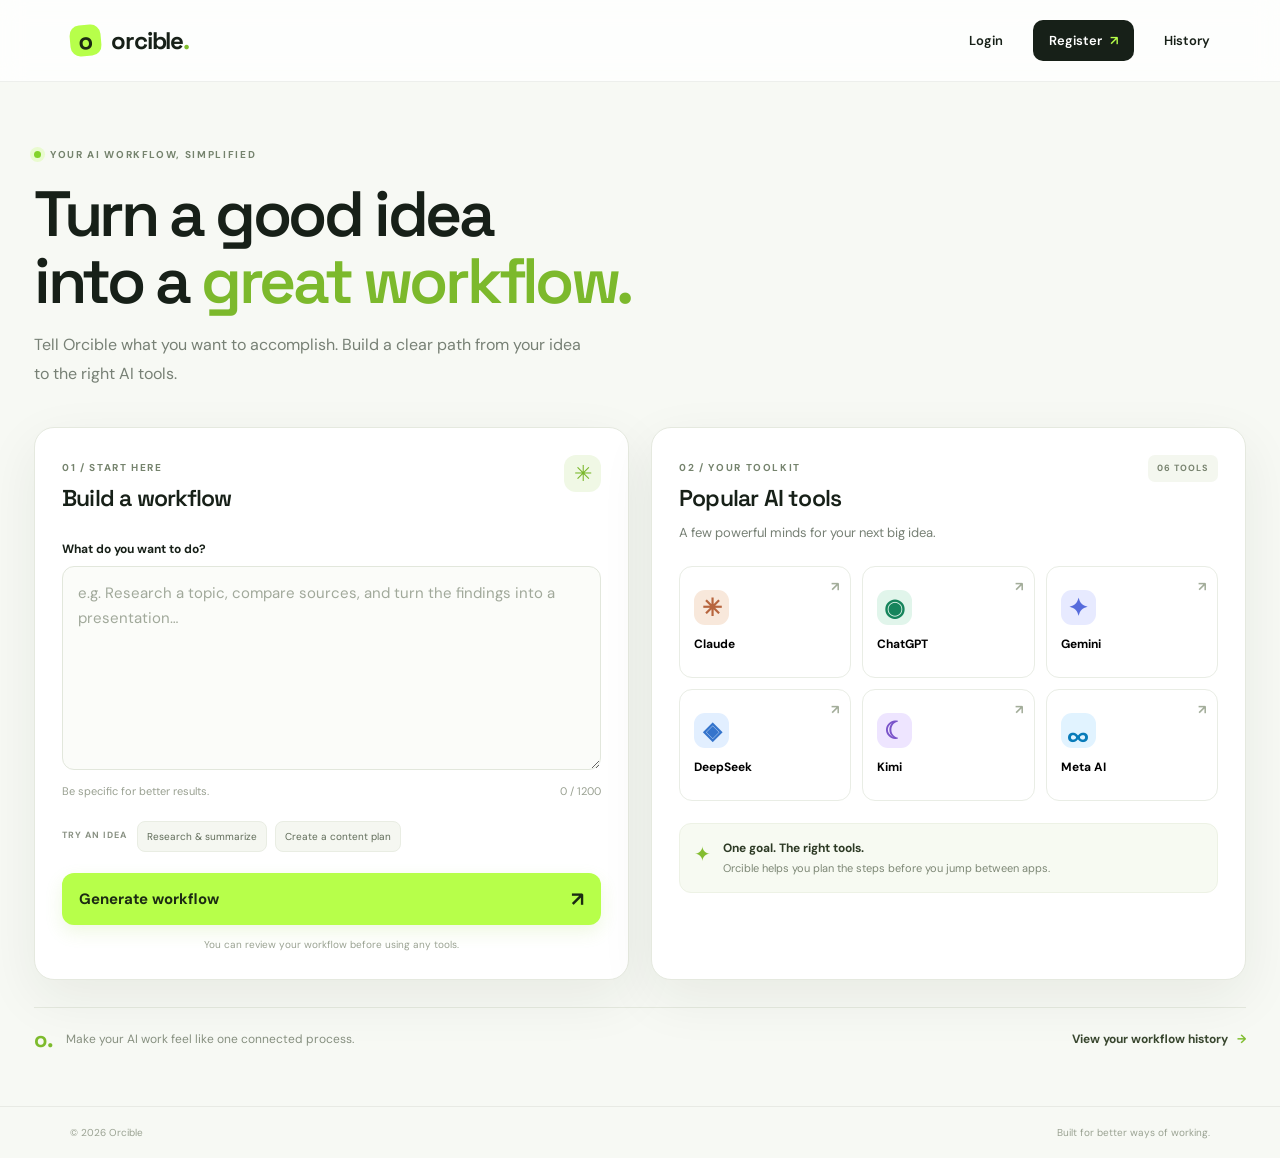
<file: index.html>
<!DOCTYPE html>
<html lang="en">
<head>
  <meta charset="UTF-8">
  <meta name="viewport" content="width=device-width, initial-scale=1.0">
  <meta name="theme-color" content="#b7ff4a">
  <title>Orcible — AI workflow builder</title>
  <link rel="stylesheet" href="styles.css">
</head>
<body>
  <header class="topbar">
    <a class="brand" href="index.html" aria-label="Orcible home"><span class="brand-mark">o</span><span>orcible<span class="brand-dot">.</span></span></a>
    <nav class="topnav" aria-label="Main navigation">
      <a href="login.html">Login</a>
      <a class="nav-register" href="register.html">Register <span aria-hidden="true">↗</span></a>
      <a href="history.html">History</a>
    </nav>
  </header>

  <main class="home-layout">
    <section class="hero">
      <div class="eyebrow"><span class="status-dot"></span> YOUR AI WORKFLOW, SIMPLIFIED</div>
      <h1>Turn a good idea<br>into a <span>great workflow.</span></h1>
      <p class="hero-copy">Tell Orcible what you want to accomplish. Build a clear path from your idea to the right AI tools.</p>
    </section>

    <div class="workspace-grid">
      <section class="workflow-card panel">
        <div class="card-heading">
          <div>
            <span class="section-kicker">01 / START HERE</span>
            <h2>Build a workflow</h2>
          </div>
          <span class="heading-icon" aria-hidden="true">✳</span>
        </div>
        <label class="field-label" for="workflow-prompt">What do you want to do?</label>
        <textarea id="workflow-prompt" rows="7" placeholder="e.g. Research a topic, compare sources, and turn the findings into a presentation…"></textarea>
        <div class="prompt-hint"><span>Be specific for better results.</span><span id="char-count">0 / 1200</span></div>
        <div class="prompt-examples">
          <span class="examples-label">TRY AN IDEA</span>
          <button class="suggestion" type="button" data-prompt="Research a topic and summarize the most reliable sources.">Research & summarize</button>
          <button class="suggestion" type="button" data-prompt="Create a content plan for a new product launch.">Create a content plan</button>
        </div>
        <button id="generate-btn" class="primary-btn" type="button"><span>Generate workflow</span><span class="button-arrow">↗</span></button>
        <p class="small-note">You can review your workflow before using any tools.</p>
        <div id="workflow-result" class="workflow-result" hidden aria-live="polite"></div>
      </section>

      <aside class="tools-card panel">
        <div class="card-heading">
          <div>
            <span class="section-kicker">02 / YOUR TOOLKIT</span>
            <h2>Popular AI tools</h2>
          </div>
          <span class="tool-count">06 TOOLS</span>
        </div>
        <p class="muted">A few powerful minds for your next big idea.</p>
        <div class="tools-grid">
          <button class="tool-tile" type="button" data-tool="Claude"><span class="tool-logo claude">✳</span><span>Claude</span><span class="tool-open">↗</span></button>
          <button class="tool-tile" type="button" data-tool="ChatGPT"><span class="tool-logo chatgpt">◉</span><span>ChatGPT</span><span class="tool-open">↗</span></button>
          <button class="tool-tile" type="button" data-tool="Gemini"><span class="tool-logo gemini">✦</span><span>Gemini</span><span class="tool-open">↗</span></button>
          <button class="tool-tile" type="button" data-tool="DeepSeek"><span class="tool-logo deepseek">◈</span><span>DeepSeek</span><span class="tool-open">↗</span></button>
          <button class="tool-tile" type="button" data-tool="Kimi"><span class="tool-logo kimi">☾</span><span>Kimi</span><span class="tool-open">↗</span></button>
          <button class="tool-tile" type="button" data-tool="Meta AI"><span class="tool-logo meta">∞</span><span>Meta AI</span><span class="tool-open">↗</span></button>
        </div>
        <div class="tool-tip"><span class="tip-spark">✦</span><p><strong>One goal. The right tools.</strong><br>Orcible helps you plan the steps before you jump between apps.</p></div>
      </aside>
    </div>
    <section class="bottom-strip"><span class="bottom-mark">o.</span><span>Make your AI work feel like one connected process.</span><a href="history.html">View your workflow history <span>→</span></a></section>
  </main>
  <footer><span>© 2026 Orcible</span><span>Built for better ways of working.</span></footer>
  <script src="app.js"></script>
</body>
</html>
</file>
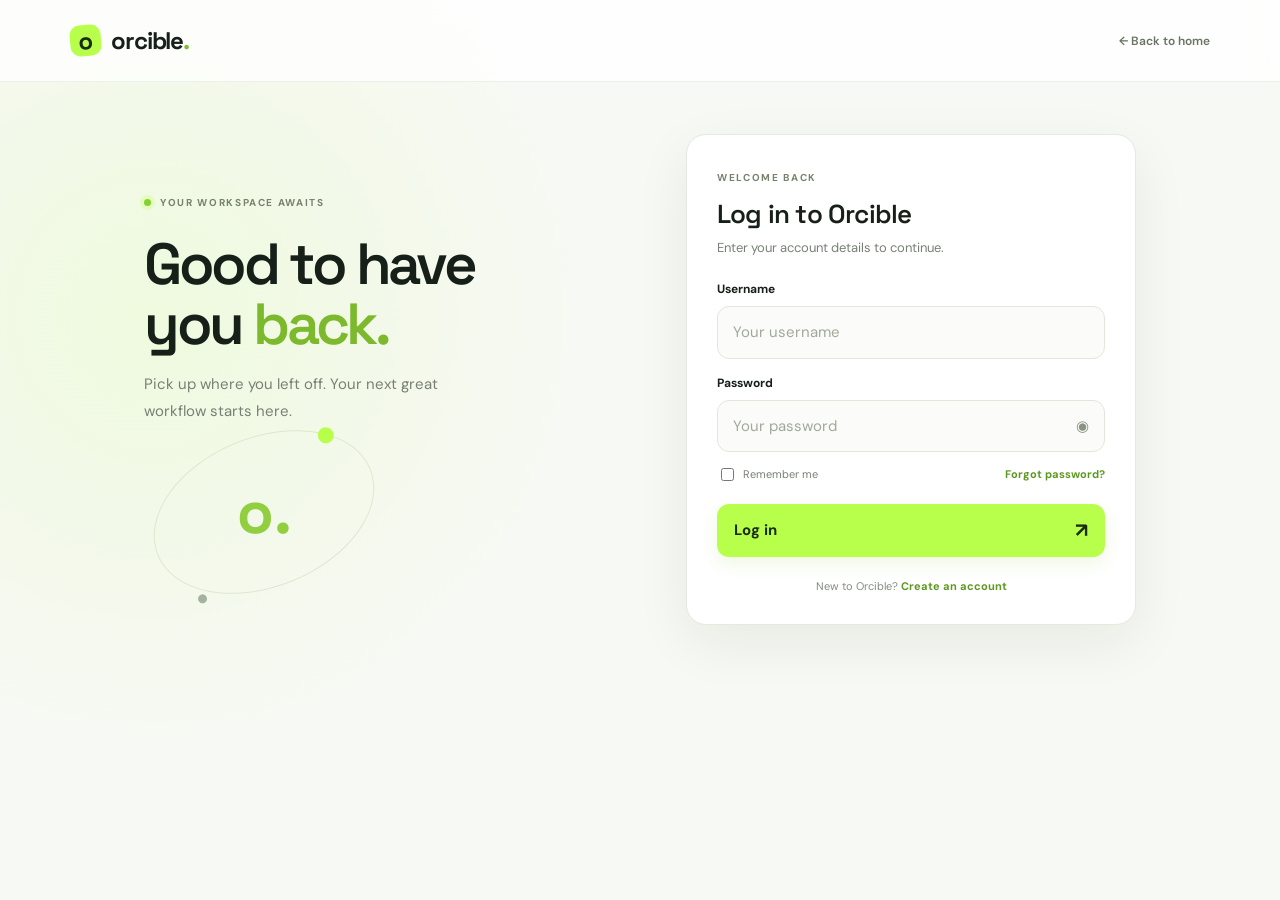
<file: login.html>
<!DOCTYPE html>
<html lang="en">
<head>
  <meta charset="UTF-8"><meta name="viewport" content="width=device-width, initial-scale=1.0">
  <title>Login — Orcible</title><link rel="stylesheet" href="styles.css">
</head>
<body class="auth-page">
  <header class="topbar"><a class="brand" href="index.html"><span class="brand-mark">o</span><span>orcible<span class="brand-dot">.</span></span></a><a class="back-link" href="index.html">← Back to home</a></header>
  <main class="auth-wrap">
    <section class="auth-aside"><div class="eyebrow"><span class="status-dot"></span> YOUR WORKSPACE AWAITS</div><h1>Good to have<br>you <span>back.</span></h1><p>Pick up where you left off. Your next great workflow starts here.</p><div class="decor-orbit"><span>o.</span><i></i><b></b></div></section>
    <section class="auth-card panel">
      <span class="section-kicker">WELCOME BACK</span><h2>Log in to Orcible</h2><p class="muted">Enter your account details to continue.</p>
      <form id="login-form">
        <label class="field-label" for="username">Username</label><input id="username" name="username" autocomplete="username" placeholder="Your username" required>
        <label class="field-label" for="password">Password</label><div class="password-wrap"><input id="password" name="password" type="password" autocomplete="current-password" placeholder="Your password" required><button type="button" class="toggle-password" aria-label="Show password">◉</button></div>
        <div class="form-row"><label class="check-label"><input type="checkbox" name="remember"> Remember me</label><a href="#" id="forgot-link">Forgot password?</a></div>
        <button class="primary-btn full-btn" type="submit"><span>Log in</span><span class="button-arrow">↗</span></button>
        <p class="form-message" id="login-message" role="status"></p>
      </form>
      <div class="auth-switch">New to Orcible? <a href="register.html">Create an account</a></div>
    </section>
  </main>
  <script src="auth.js"></script>
</body>
</html>
</file>
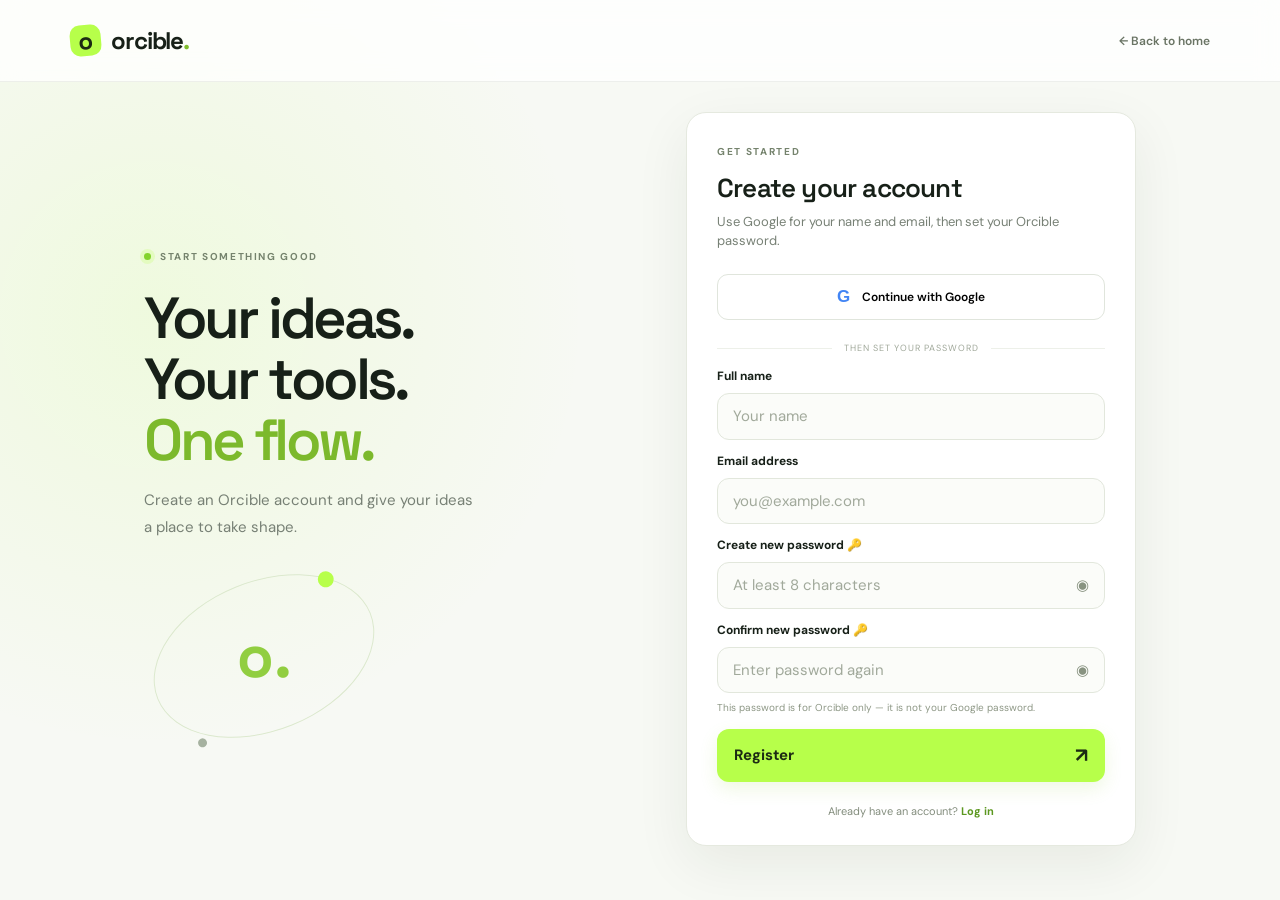
<file: register.html>
<!DOCTYPE html>
<html lang="en">
<head>
  <meta charset="UTF-8"><meta name="viewport" content="width=device-width, initial-scale=1.0">
  <title>Register — Orcible</title><link rel="stylesheet" href="styles.css">
</head>
<body class="auth-page">
  <header class="topbar"><a class="brand" href="index.html"><span class="brand-mark">o</span><span>orcible<span class="brand-dot">.</span></span></a><a class="back-link" href="index.html">← Back to home</a></header>
  <main class="auth-wrap register-wrap">
    <section class="auth-aside"><div class="eyebrow"><span class="status-dot"></span> START SOMETHING GOOD</div><h1>Your ideas.<br>Your tools.<br><span>One flow.</span></h1><p>Create an Orcible account and give your ideas a place to take shape.</p><div class="decor-orbit"><span>o.</span><i></i><b></b></div></section>
    <section class="auth-card panel">
      <span class="section-kicker">GET STARTED</span><h2>Create your account</h2><p class="muted">Use Google for your name and email, then set your Orcible password.</p>
      <button class="google-btn" id="google-register" type="button"><span class="google-g">G</span> Continue with Google</button>
      <div class="divider"><span>THEN SET YOUR PASSWORD</span></div>
      <form id="register-form">
        <label class="field-label" for="full-name">Full name</label><input id="full-name" name="name" autocomplete="name" placeholder="Your name" required>
        <label class="field-label" for="email">Email address</label><input id="email" name="email" type="email" autocomplete="email" placeholder="you@example.com" required>
        <label class="field-label" for="new-password">Create new password 🔑</label><div class="password-wrap"><input id="new-password" name="password" type="password" autocomplete="new-password" minlength="8" placeholder="At least 8 characters" required><button type="button" class="toggle-password" aria-label="Show password">◉</button></div>
        <label class="field-label" for="confirm-password">Confirm new password 🔑</label><div class="password-wrap"><input id="confirm-password" name="confirmPassword" type="password" autocomplete="new-password" minlength="8" placeholder="Enter password again" required><button type="button" class="toggle-password" aria-label="Show password">◉</button></div>
        <p class="password-note">This password is for Orcible only — it is not your Google password.</p>
        <button class="primary-btn full-btn" type="submit"><span>Register</span><span class="button-arrow">↗</span></button>
        <p class="form-message" id="register-message" role="status"></p>
      </form>
      <div class="auth-switch">Already have an account? <a href="login.html">Log in</a></div>
    </section>
  </main>
  <script src="auth.js"></script>
</body>
</html>
</file>
<file: styles.css>
@import url('https://fonts.googleapis.com/css2?family=DM+Sans:wght@400;500;600;700&family=Space+Grotesk:wght@400;500;600;700&display=swap');
:root{--ink:#172018;--muted:#778075;--green:#b7ff4a;--green-dark:#7cbd27;--paper:#f7f9f4;--line:#e5e9df;--white:#fff;--shadow:0 18px 55px rgba(29,49,19,.07)}
*{box-sizing:border-box}html{scroll-behavior:smooth}body{margin:0;background:var(--paper);color:var(--ink);font-family:'DM Sans',sans-serif;font-size:15px;line-height:1.5}a{color:inherit;text-decoration:none}button,input,textarea{font:inherit}button{cursor:pointer}.topbar{height:82px;padding:0 max(5.5vw,24px);display:flex;align-items:center;justify-content:space-between;border-bottom:1px solid rgba(27,44,18,.07);background:rgba(255,255,255,.76);backdrop-filter:blur(12px)}.brand{display:inline-flex;align-items:center;gap:10px;font:700 24px 'Space Grotesk',sans-serif;letter-spacing:-1.2px}.brand-mark{width:31px;height:31px;display:grid;place-items:center;background:var(--green);border-radius:10px;font:700 24px 'Space Grotesk',sans-serif;color:#1b2b13;transform:rotate(-5deg)}.brand-dot{color:#7fbd2e}.topnav{display:flex;align-items:center;gap:30px;font-size:13px;font-weight:600}.topnav a{transition:opacity .2s}.topnav a:hover{opacity:.65}.nav-register{background:var(--ink);color:white;padding:11px 16px;border-radius:10px}.nav-register span{color:var(--green);padding-left:5px}.home-layout{max-width:1280px;margin:0 auto;padding:65px 34px 24px}.hero{margin:0 0 38px}.eyebrow,.section-kicker{font-size:10px;letter-spacing:1.65px;font-weight:700;color:#75836d}.eyebrow{display:flex;align-items:center;gap:9px}.status-dot{width:7px;height:7px;border-radius:50%;background:#83d32b;box-shadow:0 0 0 4px rgba(183,255,74,.22)}h1,h2,p{margin-top:0}.hero h1,.auth-aside h1,.history-heading h1{font:600 clamp(42px,5vw,66px)/1.05 'Space Grotesk',sans-serif;letter-spacing:-3.4px;margin:19px 0 16px}.hero h1 span,.auth-aside h1 span,.history-heading h1 span{color:#7cb92c}.hero-copy{max-width:560px;color:var(--muted);font-size:16px;line-height:1.8;margin:0}.workspace-grid{display:grid;grid-template-columns:minmax(0,1fr) minmax(0,1fr);gap:22px;align-items:stretch}.panel{background:var(--white);border:1px solid var(--line);border-radius:20px;box-shadow:var(--shadow)}.workflow-card,.tools-card{padding:27px}.card-heading{display:flex;justify-content:space-between;align-items:flex-start;margin-bottom:27px}.card-heading h2,.auth-card h2,.history-toolbar h2{font:600 23px 'Space Grotesk',sans-serif;letter-spacing:-.8px;margin:6px 0 0}.heading-icon{width:37px;height:37px;border-radius:12px;background:#f0f8e5;display:grid;place-items:center;font-size:22px;color:#79b72a}.field-label{display:block;font-size:12px;font-weight:700;margin:18px 0 8px}.workflow-card textarea,.auth-card input:not([type=checkbox]){width:100%;border:1px solid #e2e7dc;background:#fbfcf9;border-radius:12px;padding:14px 15px;outline:none;transition:border .2s,box-shadow .2s;color:var(--ink)}.workflow-card textarea{resize:vertical;min-height:165px;line-height:1.65}.workflow-card textarea:focus,.auth-card input:focus{border-color:#9cda4a;box-shadow:0 0 0 3px rgba(183,255,74,.2)}textarea::placeholder,input::placeholder{color:#a1a99b}.prompt-hint{display:flex;justify-content:space-between;color:#99a091;font-size:11px;margin-top:7px}.prompt-examples{display:flex;gap:8px;align-items:center;flex-wrap:wrap;margin:21px 0}.examples-label{font-size:9px;letter-spacing:1px;font-weight:700;color:#899183;margin-right:2px}.suggestion{background:#f5f7f1;border:1px solid #e9ede3;border-radius:8px;padding:7px 9px;font-size:10px;color:#606c59}.suggestion:hover{border-color:#b7e777;background:#f6fbeF}.primary-btn{width:100%;border:0;background:var(--green);color:#1c2b13;border-radius:12px;padding:15px 17px;display:flex;justify-content:space-between;align-items:center;font-weight:700;box-shadow:0 7px 18px rgba(140,205,49,.14);transition:transform .18s,background .18s}.primary-btn:hover{background:#a9f33a;transform:translateY(-1px)}.button-arrow{font-size:20px;line-height:1}.small-note{font-size:10px;color:#9aa292;text-align:center;margin:12px 0 0}.tool-count{font-size:9px;font-weight:700;letter-spacing:1px;color:#78836f;background:#f4f7ef;border-radius:7px;padding:7px 9px}.muted{color:var(--muted);font-size:13px}.tools-card>.muted{margin:-17px 0 23px}.tools-grid{display:grid;grid-template-columns:repeat(3,minmax(0,1fr));gap:11px}.tool-tile{position:relative;min-height:112px;border:1px solid #e9ede5;border-radius:13px;background:#fff;display:flex;flex-direction:column;align-items:flex-start;justify-content:center;gap:10px;padding:14px;text-align:left;font-size:12px;font-weight:700;transition:transform .2s,border-color .2s,background .2s}.tool-tile:hover,.tool-tile.selected{transform:translateY(-2px);border-color:#b9e982;background:#fbfff5}.tool-logo{width:35px;height:35px;border-radius:11px;display:grid;place-items:center;font-size:24px;font-weight:600}.claude{background:#f8e8db;color:#b7653e}.chatgpt{background:#e1f5eb;color:#16845c}.gemini{background:#e7eaff;color:#566bdc}.deepseek{background:#e2efff;color:#3474cc}.kimi{background:#eee5ff;color:#7a54ca}.meta{background:#e1f3ff;color:#087bb9;font-size:30px}.tool-open{position:absolute;right:11px;top:10px;color:#a3ad9a;font-size:13px}.tool-tip{margin-top:22px;padding:15px 14px;background:#f7faF2;border:1px solid #edf2e5;border-radius:12px;display:flex;gap:12px;align-items:flex-start}.tip-spark{color:#83bd30;font-size:20px}.tool-tip p{font-size:11px;line-height:1.65;color:#7d8775;margin:0}.tool-tip strong{color:#2d3a25;font-size:12px}.bottom-strip{margin:27px 0 12px;padding:17px 0;border-top:1px solid var(--line);display:flex;align-items:center;gap:12px;color:#879080;font-size:12px}.bottom-mark{font:700 22px 'Space Grotesk';color:#7dbb2d}.bottom-strip a{margin-left:auto;color:#39472f;font-weight:700}.bottom-strip a span{color:#7fbd2e;margin-left:6px}footer{display:flex;justify-content:space-between;padding:18px max(5.5vw,24px);border-top:1px solid rgba(27,44,18,.07);font-size:10px;color:#9aa292}.workflow-result{margin-top:16px;padding:16px;border:1px solid #dcebc9;border-radius:12px;background:#fbfff5}.workflow-result h3{font:600 15px 'Space Grotesk';margin:0 0 9px}.workflow-result ol{padding-left:20px;margin:0;color:#5d6b54;font-size:12px}.workflow-result li{margin:5px 0}.result-actions{display:flex;gap:9px;margin-top:13px}.secondary-small{border:1px solid #dfe7d6;background:#fff;border-radius:8px;padding:8px 11px;font-size:11px;font-weight:700}.auth-page{min-height:100vh;background:radial-gradient(circle at 12% 35%,rgba(183,255,74,.13),transparent 34%),var(--paper)}.back-link{font-size:12px;color:#697464;font-weight:600}.auth-wrap{max-width:1040px;margin:52px auto 70px;padding:0 24px;display:grid;grid-template-columns:1fr minmax(360px,450px);gap:70px;align-items:center}.auth-aside{position:relative;min-height:430px;padding-top:30px}.auth-aside h1{font-size:58px;margin-top:24px}.auth-aside>p{max-width:330px;color:var(--muted);line-height:1.8}.decor-orbit{position:absolute;width:230px;height:150px;left:5px;bottom:8px;border:1px solid #dce9ce;border-radius:50%;transform:rotate(-22deg);display:grid;place-items:center}.decor-orbit span{font:700 60px 'Space Grotesk';color:#91ce40;transform:rotate(22deg)}.decor-orbit i,.decor-orbit b{position:absolute;width:16px;height:16px;border-radius:50%;background:var(--green);right:20px;top:18px}.decor-orbit b{width:9px;height:9px;background:#a6b2a0;left:20px;top:auto;bottom:12px}.auth-card{padding:30px}.auth-card h2{font-size:26px;margin:9px 0 7px}.auth-card>.muted{margin-bottom:23px}.auth-card form .field-label{margin-top:15px}.password-wrap{position:relative}.password-wrap input{padding-right:48px!important}.toggle-password{position:absolute;right:8px;top:50%;transform:translateY(-50%);border:0;background:transparent;color:#889381;padding:8px}.form-row{display:flex;justify-content:space-between;align-items:center;margin:13px 0 20px;font-size:11px}.form-row a,.auth-switch a{font-weight:700;color:#5c9820}.check-label{display:flex;align-items:center;gap:6px;color:#788273}.full-btn{margin-top:18px}.auth-switch{text-align:center;margin-top:21px;font-size:11px;color:#838d7d}.form-message{font-size:12px;margin:10px 0 0;color:#b14a37}.form-message.success{color:#548d1e}.google-btn{width:100%;display:flex;align-items:center;justify-content:center;gap:12px;border:1px solid #e0e5dc;border-radius:11px;background:#fff;padding:12px;font-weight:600;font-size:12px}.google-btn:hover{background:#fafcf7;border-color:#cdd9c0}.google-g{font:700 17px Arial;color:#4285f4}.divider{display:flex;align-items:center;gap:12px;color:#a0a89a;font-size:9px;letter-spacing:1px;margin:22px 0 8px}.divider:before,.divider:after{content:"";height:1px;background:#edf0e9;flex:1}.password-note{font-size:10px;color:#8d9785;margin:7px 0 0}.register-wrap{margin-top:30px}.register-wrap .auth-aside{min-height:520px}.register-wrap .auth-card{padding:26px 30px}.register-wrap .auth-card .field-label{margin-top:12px}.register-wrap .auth-card input:not([type=checkbox]){padding-top:11px;padding-bottom:11px}.register-wrap .full-btn{margin-top:14px}.history-main{max-width:1080px;margin:70px auto;padding:0 25px}.history-heading{display:flex;justify-content:space-between;align-items:flex-end;margin-bottom:30px}.history-heading h1{font-size:54px;margin:15px 0 10px}.history-heading p{margin:0}.secondary-btn{border:1px solid #dfe6d7;background:#fff;padding:11px 15px;border-radius:10px;font-size:12px;font-weight:700;white-space:nowrap}.secondary-btn:hover{background:#f6fbea}.history-panel{padding:26px}.history-toolbar{display:flex;align-items:center;justify-content:space-between;border-bottom:1px solid #edf0e9;padding-bottom:20px}.history-toolbar h2{font-size:20px}.history-toolbar p{margin:5px 0 0}.refresh-btn{border:1px solid #e1e7da;background:#fff;border-radius:9px;padding:9px 12px;font-size:11px;font-weight:700}.history-list{padding:12px 0 0}.loading-state,.empty-state{text-align:center;padding:52px 15px;color:#8c9684;font-size:12px}.loader{display:inline-block;width:24px;height:24px;border:2px solid #e3ebd9;border-top-color:#86c637;border-radius:50%;animation:spin .8s linear infinite}.loading-state p{margin:12px 0 0}@keyframes spin{to{transform:rotate(360deg)}}.history-item{display:flex;align-items:flex-start;gap:15px;padding:18px 5px;border-bottom:1px solid #eff2eb}.history-item:last-child{border-bottom:0}.history-icon{width:38px;height:38px;flex:0 0 38px;border-radius:11px;background:#f0f8e5;display:grid;place-items:center;color:#75b42a;font-size:19px}.history-item-content{flex:1;min-width:0}.history-item h3{font:600 15px 'Space Grotesk';margin:0 0 5px;overflow-wrap:anywhere}.history-item p{font-size:12px;color:#7f8977;margin:0;overflow-wrap:anywhere}.history-meta{font-size:10px;color:#a0a89a;margin-top:8px}.history-footnote{text-align:center;color:#a0a89a;font-size:11px;margin-top:20px}.empty-state strong{display:block;color:#43513a;font:600 17px 'Space Grotesk';margin-bottom:6px}.empty-state a{color:#629b21;font-weight:700}.error-state{padding:25px;border-radius:12px;background:#fff8f4;color:#9a5b45;font-size:12px;margin-top:15px}
@media(max-width:850px){.home-layout{padding-top:45px}.workspace-grid{grid-template-columns:1fr}.hero h1{font-size:54px}.auth-wrap{grid-template-columns:1fr;gap:25px;max-width:540px;margin-top:30px}.auth-aside{min-height:auto!important;padding:20px 0 0}.auth-aside h1{font-size:46px}.decor-orbit{display:none}.auth-card{margin-bottom:20px}.register-wrap{margin-top:25px}.history-main{margin-top:45px}}
@media(max-width:520px){.topbar{height:70px;padding:0 18px}.brand{font-size:22px}.topnav{gap:13px;font-size:11px}.nav-register{padding:9px 10px}.home-layout{padding:37px 16px 20px}.hero h1{font-size:43px;letter-spacing:-2px}.hero-copy{font-size:14px}.workflow-card,.tools-card{padding:20px;border-radius:16px}.card-heading h2{font-size:20px}.tools-grid{gap:8px}.tool-tile{padding:10px;min-height:100px}.tool-logo{width:31px;height:31px}.bottom-strip{flex-wrap:wrap}.bottom-strip a{width:100%;margin:5px 0 0}.bottom-strip>span:nth-child(2){flex:1}footer{padding:16px 18px}.auth-wrap{padding:0 16px}.auth-card{padding:24px 20px}.auth-aside h1{font-size:42px}.history-main{padding:0 16px;margin-top:35px}.history-heading{align-items:flex-start;gap:16px;flex-direction:column}.history-heading h1{font-size:43px;letter-spacing:-2px}.history-panel{padding:18px}.history-toolbar h2{font-size:18px}}
</file>
